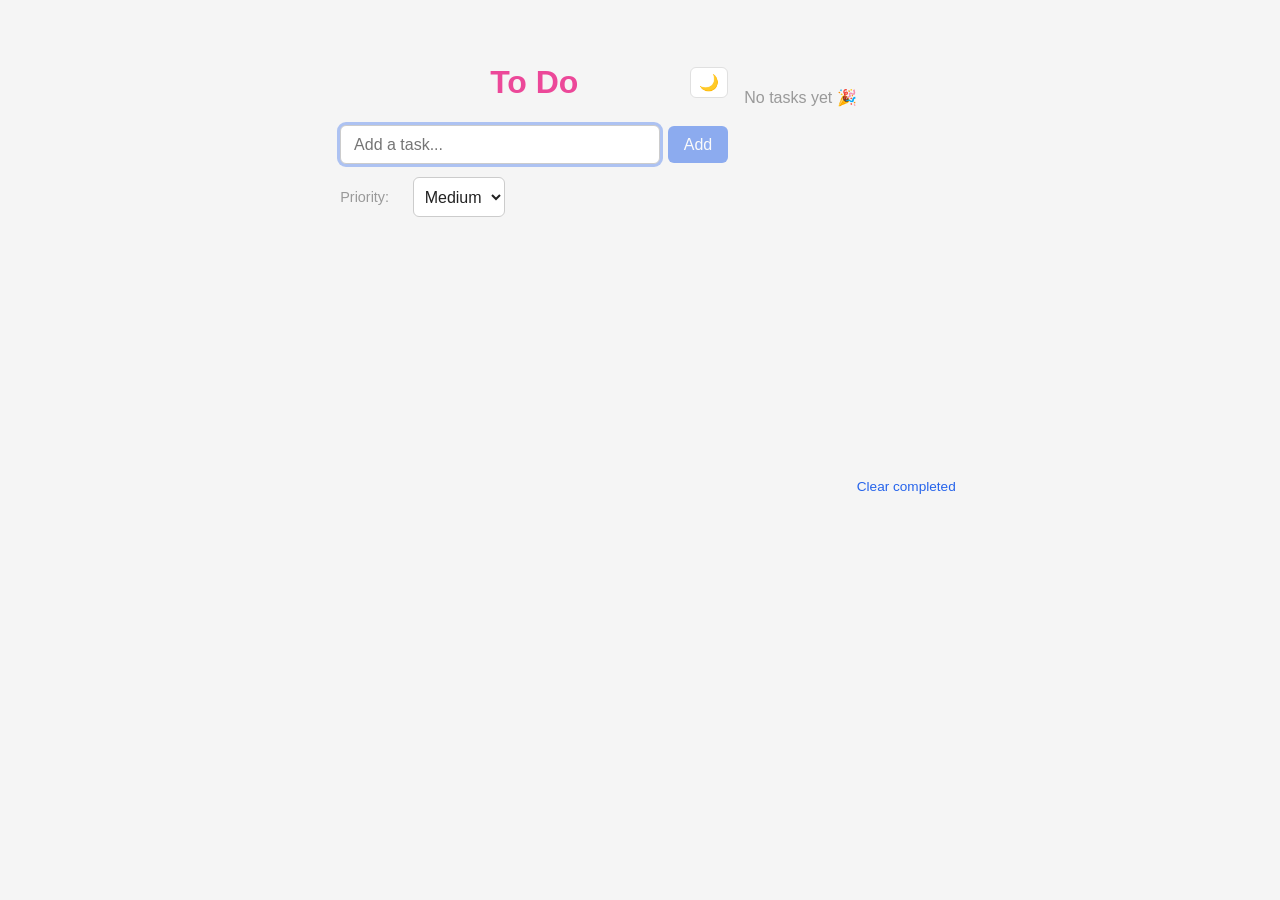
<file: index.html>
<!DOCTYPE html>
<html lang="en">
<head>
  <meta charset="UTF-8">
  <meta name="viewport" content="width=device-width, initial-scale=1.0">
  <title>To Do</title>
  <link rel="stylesheet" href="style.css">
</head>
<body>
  <div class="app">
    <div class="header-row">
      <h1>To Do</h1>
      <button type="button" id="theme-toggle" aria-label="Toggle dark mode">🌙</button>
    </div>
    <form id="task-form">
      <div class="form-row">
        <input type="text" id="task-input" placeholder="Add a task..." autocomplete="off" maxlength="500" autofocus>
        <button type="submit" id="add-btn" disabled>Add</button>
      </div>
      <div class="form-row">
        <label for="priority-input">Priority:</label>
        <select id="priority-input">
          <option value="low">Low</option>
          <option value="medium" selected>Medium</option>
          <option value="high">High</option>
        </select>
      </div>
    </form>
    <div id="priority-summary" class="priority-summary"></div>
    <ul id="task-list"></ul></div>
    <p id="empty-state" hidden>No tasks yet 🎉</p>
    <div class="footer-row">
      <span id="task-counter"></span>
      <button type="button" id="clear-completed">Clear completed</button>
    </div>
  </div>
  <div id="toast-container"></div>
  <script src="script.js"></script>
</body>
</html>
</file>
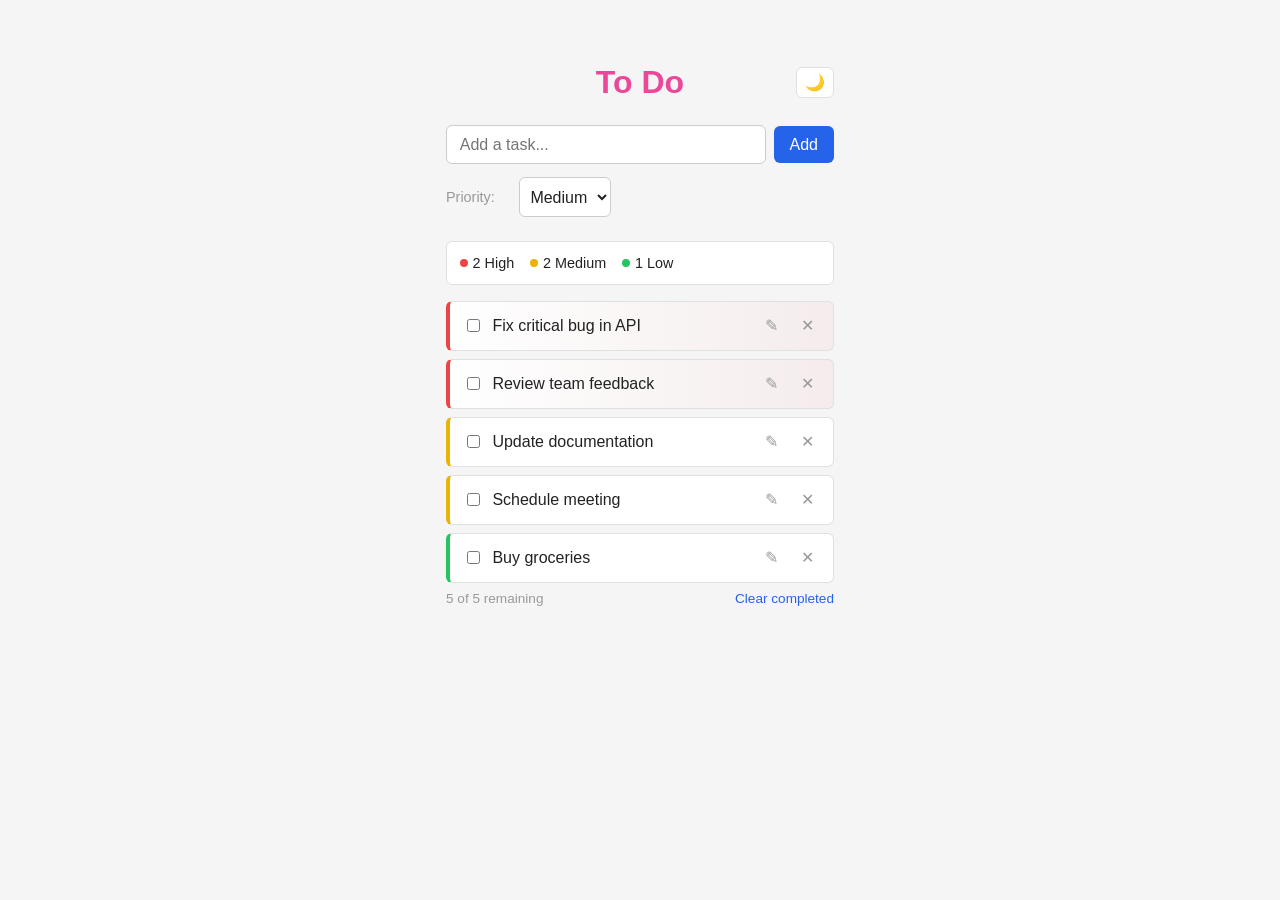
<file: test.html>
<!DOCTYPE html>
<html lang="en">
<head>
  <meta charset="UTF-8">
  <meta name="viewport" content="width=device-width, initial-scale=1.0">
  <title>To Do - Test</title>
  <link rel="stylesheet" href="style.css">
</head>
<body>
  <div class="app">
    <div class="header-row">
      <h1>To Do</h1>
      <button type="button" id="theme-toggle" aria-label="Toggle dark mode">🌙</button>
    </div>
    <form id="task-form">
      <div class="form-row">
        <input type="text" id="task-input" placeholder="Add a task..." autocomplete="off" maxlength="500">
        <button type="submit">Add</button>
      </div>
      <div class="form-row">
        <label for="priority-input">Priority:</label>
        <select id="priority-input">
          <option value="low">Low</option>
          <option value="medium" selected>Medium</option>
          <option value="high">High</option>
        </select>
      </div>
    </form>
    <div id="priority-summary" class="priority-summary">
      <div class="priority-count">
        <span class="priority-count-dot high"></span>
        <span>2 High</span>
      </div>
      <div class="priority-count">
        <span class="priority-count-dot medium"></span>
        <span>2 Medium</span>
      </div>
      <div class="priority-count">
        <span class="priority-count-dot low"></span>
        <span>1 Low</span>
      </div>
    </div>
    <ul id="task-list">
      <li class="priority-high">
        <input type="checkbox">
        <span>Fix critical bug in API</span>
        <button type="button" class="edit-btn" title="Edit task (or double-click)">✎</button>
        <button type="button" title="Delete task">✕</button>
      </li>
      <li class="priority-high">
        <input type="checkbox">
        <span>Review team feedback</span>
        <button type="button" class="edit-btn" title="Edit task (or double-click)">✎</button>
        <button type="button" title="Delete task">✕</button>
      </li>
      <li class="priority-medium">
        <input type="checkbox">
        <span>Update documentation</span>
        <button type="button" class="edit-btn" title="Edit task (or double-click)">✎</button>
        <button type="button" title="Delete task">✕</button>
      </li>
      <li class="priority-medium">
        <input type="checkbox">
        <span>Schedule meeting</span>
        <button type="button" class="edit-btn" title="Edit task (or double-click)">✎</button>
        <button type="button" title="Delete task">✕</button>
      </li>
      <li class="priority-low">
        <input type="checkbox">
        <span>Buy groceries</span>
        <button type="button" class="edit-btn" title="Edit task (or double-click)">✎</button>
        <button type="button" title="Delete task">✕</button>
      </li>
    </ul>
    <div class="footer-row">
      <span id="task-counter">5 of 5 remaining</span>
      <button type="button" id="clear-completed">Clear completed</button>
    </div>
  </div>
  <script>
    const themeToggle = document.getElementById("theme-toggle");
    const THEME_KEY = "todo-theme";

    function applyTheme(theme) {
      document.documentElement.setAttribute("data-theme", theme);
      themeToggle.textContent = theme === "dark" ? "☀️" : "🌙";
      localStorage.setItem(THEME_KEY, theme);
    }

    themeToggle.addEventListener("click", () => {
      const current = document.documentElement.getAttribute("data-theme") === "dark" ? "dark" : "light";
      applyTheme(current === "dark" ? "light" : "dark");
    });

    const savedTheme = localStorage.getItem(THEME_KEY) ||
      (window.matchMedia && window.matchMedia("(prefers-color-scheme: dark)").matches ? "dark" : "light");
    applyTheme(savedTheme);
  </script>
</body>
</html>
</file>
<file: style.css>
* {
  box-sizing: border-box;
}

:root {
  --bg: #f5f5f5;
  --text: #222;
  --card-bg: #fff;
  --card-border: #e0e0e0;
  --input-border: #ccc;
  --muted: #999;
  --accent: #2563eb;
  --accent-hover: #1d4ed8;
}

:root[data-theme="dark"] {
  --bg: #121212;
  --text: #eee;
  --card-bg: #1e1e1e;
  --card-border: #333;
  --input-border: #444;
  --muted: #777;
  --accent: #3b82f6;
  --accent-hover: #60a5fa;
}

body {
  margin: 0;
  min-height: 100vh;
  display: flex;
  justify-content: center;
  padding-top: 4rem;
  background: var(--bg);
  font-family: -apple-system, BlinkMacSystemFont, "Segoe UI", Arial, sans-serif;
  color: var(--text);
  transition: background 0.2s, color 0.2s;
}

.app {
  width: 100%;
  max-width: 420px;
  padding: 0 1rem;
}

.header-row {
  display: flex;
  align-items: center;
  justify-content: center;
  gap: 0.6rem;
  margin-bottom: 1.5rem;
  position: relative;
}

.header-row h1 {
  margin: 0;
  color: #ec4899;
}

#theme-toggle {
  position: absolute;
  right: 0;
  border: 1px solid var(--card-border);
  background: var(--card-bg);
  border-radius: 6px;
  padding: 0.3rem 0.5rem;
  cursor: pointer;
  font-size: 1rem;
}

#task-form {
  display: flex;
  flex-direction: column;
  gap: 0.8rem;
  margin-bottom: 1.5rem;
}

.form-row {
  display: flex;
  gap: 0.5rem;
  align-items: center;
}

.form-row:first-child {
  gap: 0.5rem;
}

.form-row label {
  font-size: 0.9rem;
  color: var(--muted);
  white-space: nowrap;
  min-width: 65px;
}

@media (max-width: 480px) {
  .form-row {
    flex-direction: column;
    gap: 0.3rem;
  }

  .form-row label {
    min-width: auto;
  }
}

#task-input {
  flex: 1;
  padding: 0.6rem 0.8rem;
  font-size: 1rem;
  border: 1px solid var(--input-border);
  border-radius: 6px;
  background: var(--card-bg);
  color: var(--text);
  transition: border-color 0.15s, box-shadow 0.15s;
}

:focus-visible {
  outline: none;
  box-shadow: 0 0 0 3px rgba(37, 99, 235, 0.35);
  border-color: var(--accent);
}

#priority-input {
  padding: 0.6rem 0.4rem;
  font-size: 1rem;
  border: 1px solid var(--input-border);
  border-radius: 6px;
  background: var(--card-bg);
  color: var(--text);
}

#task-form button {
  padding: 0.6rem 1rem;
  font-size: 1rem;
  border: none;
  border-radius: 6px;
  background: var(--accent);
  color: #fff;
  cursor: pointer;
}

#task-form button:hover {
  background: var(--accent-hover);
}

#task-form button:disabled {
  opacity: 0.5;
  cursor: not-allowed;
}

#task-form button:disabled:hover {
  background: var(--accent);
}

#task-list {
  list-style: none;
  margin: 0;
  padding: 0;
}

#task-list li {
  display: flex;
  align-items: center;
  gap: 0.6rem;
  background: var(--card-bg);
  border: 1px solid var(--card-border);
  border-left: 4px solid var(--priority-color, var(--card-border));
  border-radius: 6px;
  padding: 0.6rem 0.8rem;
  margin-bottom: 0.5rem;
  transition: transform 0.15s, box-shadow 0.15s, border-color 0.15s;
  animation: task-enter 0.2s ease-out;
}

#task-list li:hover {
  transform: translateY(-1px);
  box-shadow: 0 2px 8px rgba(0, 0, 0, 0.08);
  border-color: var(--accent);
}

@keyframes task-enter {
  from {
    opacity: 0;
    transform: translateY(-6px);
  }
  to {
    opacity: 1;
    transform: translateY(0);
  }
}

@media (prefers-reduced-motion: reduce) {
  #task-list li {
    animation: none;
  }
}

#task-list li.priority-low {
  --priority-color: #22c55e;
}

#task-list li.priority-medium {
  --priority-color: #eab308;
}

#task-list li.priority-high {
  --priority-color: #ef4444;
}

#task-list li span {
  flex: 1;
  word-break: break-word;
}

#task-list li.done span {
  text-decoration: line-through;
  color: var(--muted);
}

#task-list li button {
  border: none;
  background: transparent;
  color: var(--muted);
  font-size: 1rem;
  cursor: pointer;
  line-height: 1;
  padding: 0.4rem;
  border-radius: 4px;
  transition: all 0.2s;
  title: "";
}

#task-list li button:hover {
  background: rgba(255, 0, 0, 0.1);
  color: #d33;
}

#task-list li button.edit-btn:hover {
  background: rgba(37, 99, 235, 0.1);
  color: var(--accent);
}

.task-edit-input {
  flex: 1;
  padding: 0.2rem 0.4rem;
  font-size: 1rem;
  border: 1px dashed var(--accent);
  border-radius: 3px;
  background: var(--card-bg);
  color: var(--text);
  font-family: inherit;
}

#task-list li .edit-btn:hover {
  color: var(--accent);
}

#empty-state {
  text-align: center;
  color: var(--muted);
  margin: 1.5rem 0;
}

.footer-row {
  display: flex;
  align-items: center;
  justify-content: space-between;
  font-size: 0.85rem;
  color: var(--muted);
  margin-top: 0.5rem;
}

#clear-completed {
  border: none;
  background: transparent;
  color: var(--accent);
  cursor: pointer;
  font-size: 0.85rem;
  padding: 0;
}

#clear-completed:hover {
  color: var(--accent-hover);
  text-decoration: underline;
}

.priority-summary {
  display: flex;
  gap: 1rem;
  padding: 0.8rem;
  background: var(--card-bg);
  border: 1px solid var(--card-border);
  border-radius: 6px;
  margin-bottom: 1rem;
  font-size: 0.9rem;
  font-weight: 500;
}

.priority-summary.hidden {
  display: none;
}

.priority-count {
  display: flex;
  align-items: center;
  gap: 0.3rem;
}

.priority-count-dot {
  display: inline-block;
  width: 8px;
  height: 8px;
  border-radius: 50%;
}

.priority-count-dot.high {
  background: #ef4444;
}

.priority-count-dot.medium {
  background: #eab308;
}

.priority-count-dot.low {
  background: #22c55e;
}

#task-list li.priority-high {
  background: linear-gradient(90deg, var(--card-bg) 0%, rgba(239, 68, 68, 0.05) 100%);
}

#toast-container {
  position: fixed;
  bottom: 1.25rem;
  left: 50%;
  transform: translateX(-50%);
  display: flex;
  flex-direction: column;
  gap: 0.5rem;
  z-index: 100;
}

.toast {
  display: flex;
  align-items: center;
  gap: 0.9rem;
  background: var(--text);
  color: var(--bg);
  padding: 0.6rem 1rem;
  border-radius: 6px;
  font-size: 0.9rem;
  box-shadow: 0 4px 12px rgba(0, 0, 0, 0.2);
  animation: toast-enter 0.2s ease-out;
}

.toast button {
  border: none;
  background: transparent;
  color: var(--accent-hover);
  font-weight: 600;
  cursor: pointer;
  font-size: 0.9rem;
  padding: 0;
}

.toast button:hover {
  text-decoration: underline;
}

@keyframes toast-enter {
  from {
    opacity: 0;
    transform: translateY(8px);
  }
  to {
    opacity: 1;
    transform: translateY(0);
  }
}
</file>
